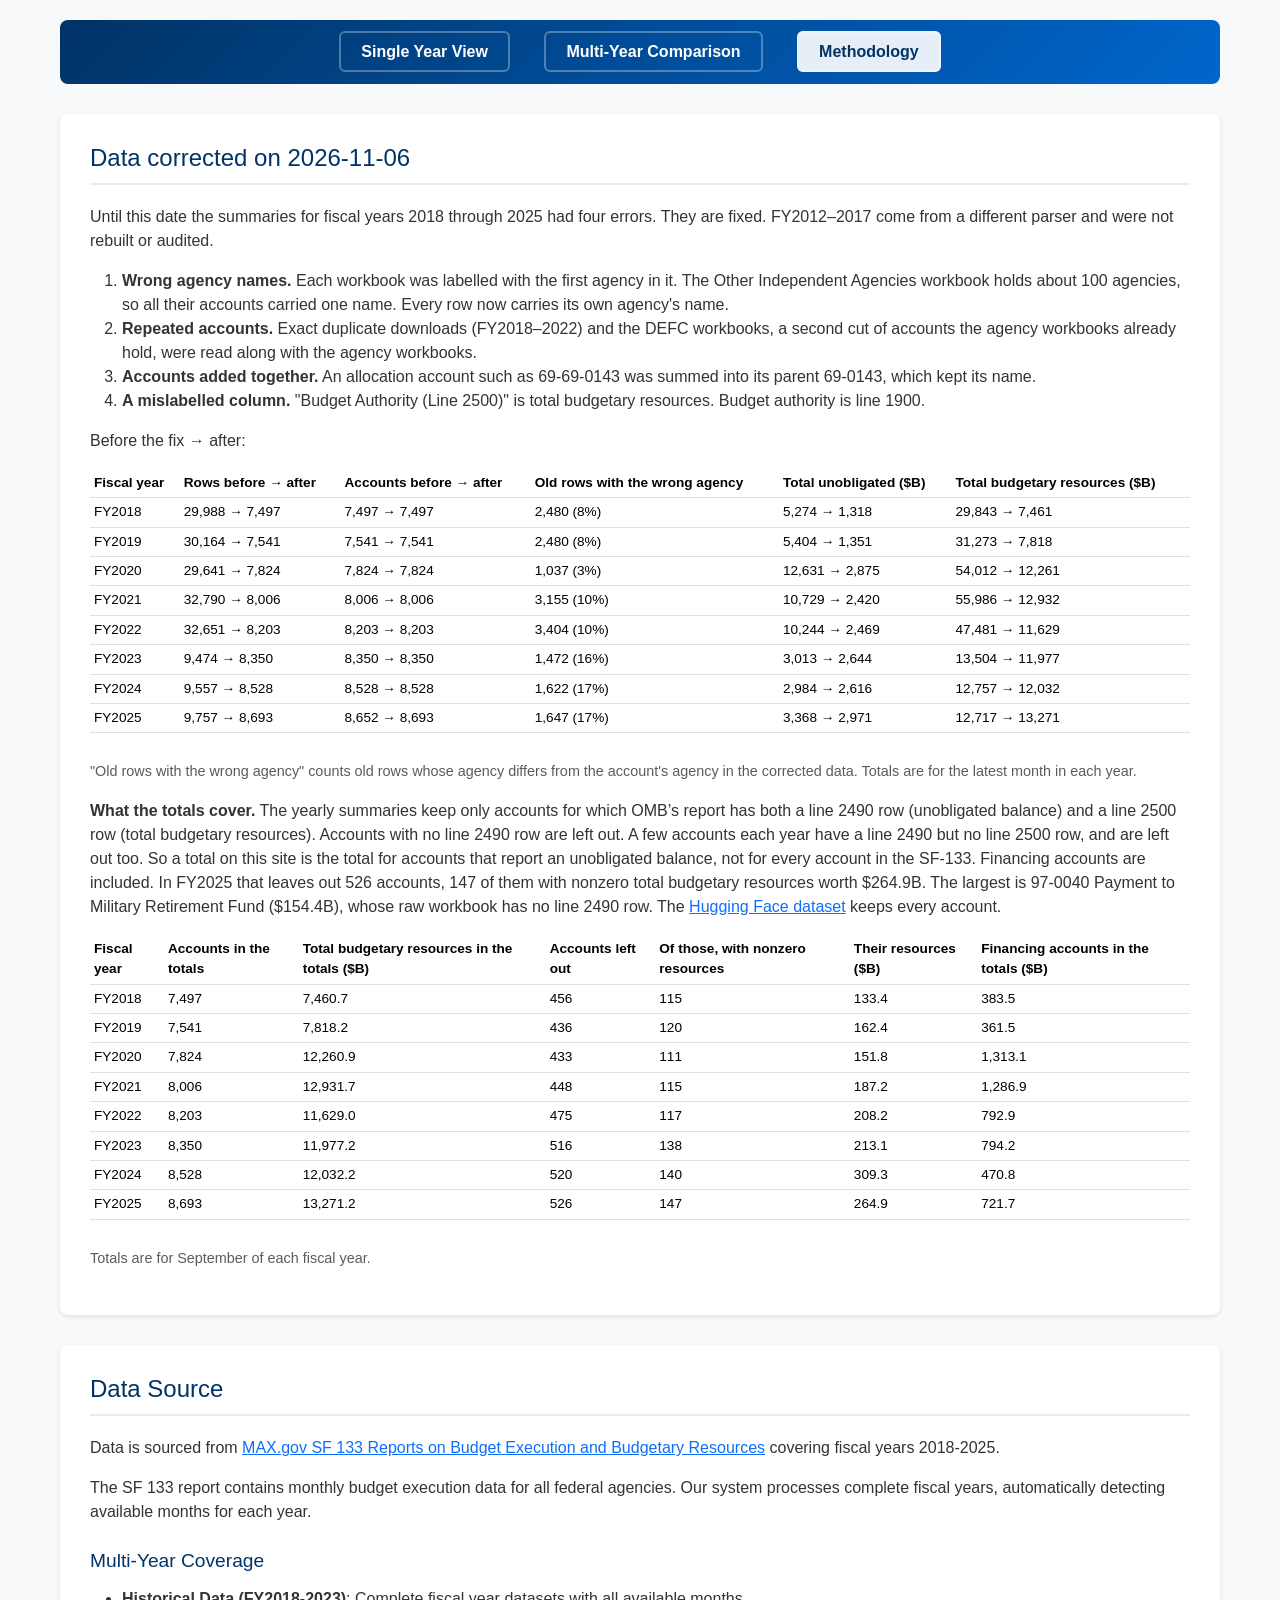
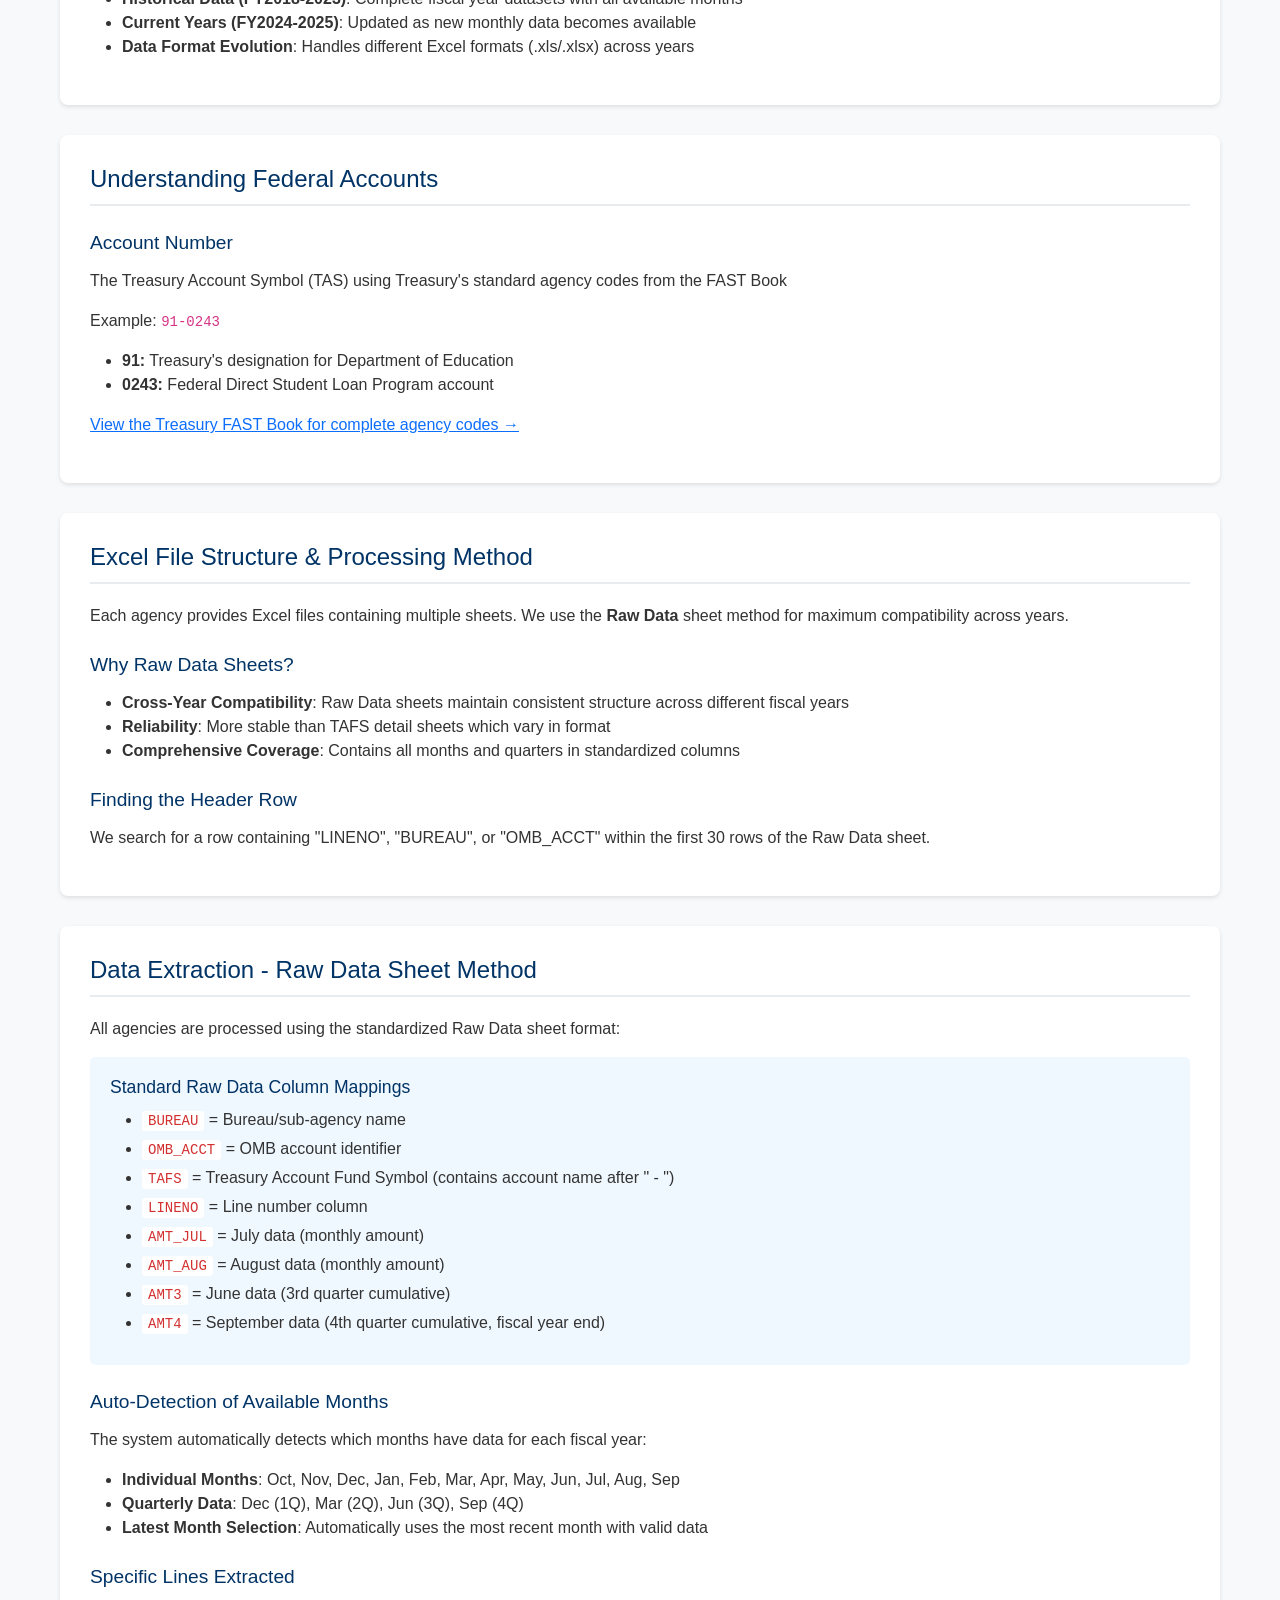
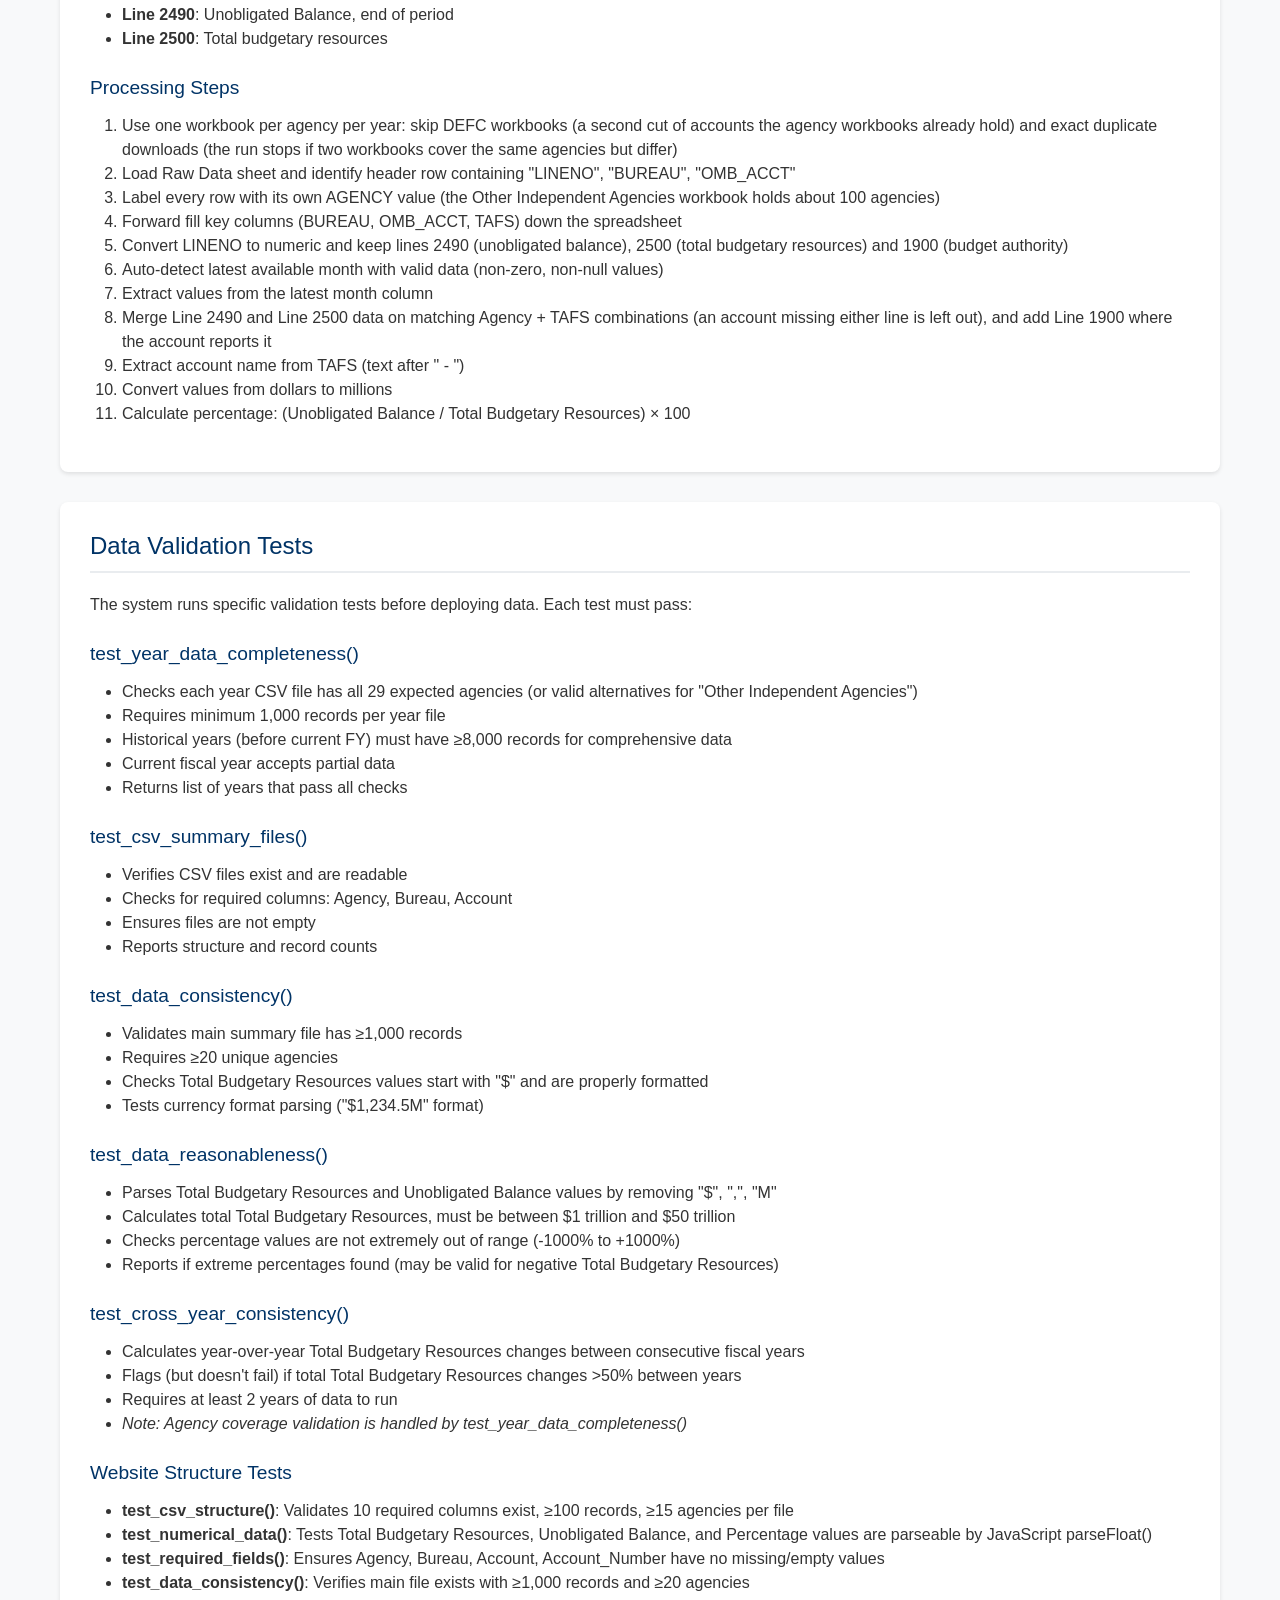
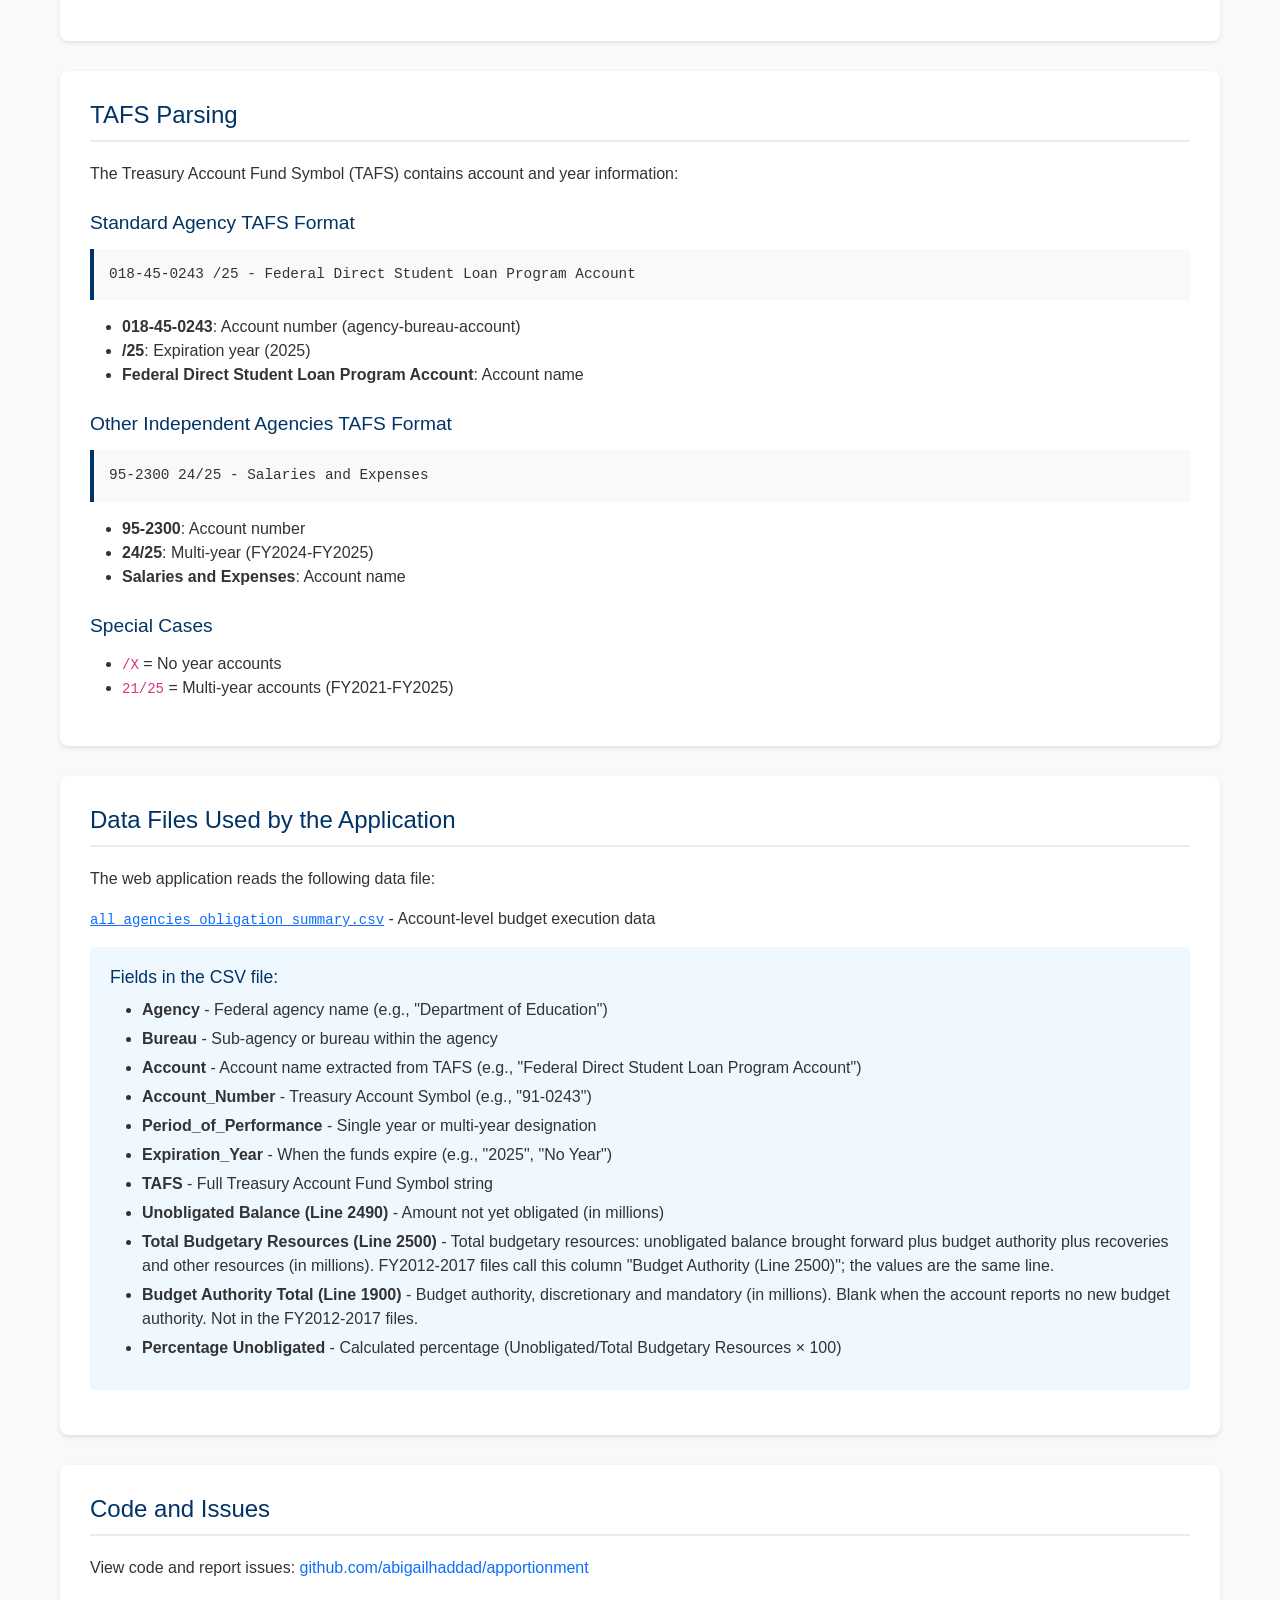
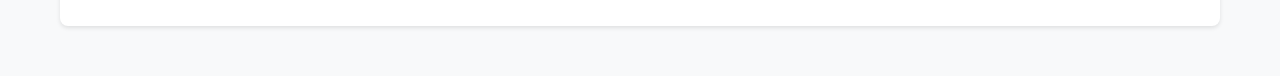
<file: methodology.html>
<!DOCTYPE html>
<html lang="en">
<head>
    <meta charset="UTF-8">
    <meta name="viewport" content="width=device-width, initial-scale=1.0">
    <title>Data Processing Methodology - Federal Agency SF 133</title>
    <link rel="stylesheet" href="https://cdn.jsdelivr.net/npm/bootstrap@5.3.0/dist/css/bootstrap.min.css">
    
    <style>
        body {
            font-family: -apple-system, BlinkMacSystemFont, 'Segoe UI', Roboto, sans-serif;
            background-color: #f8f9fa;
            color: #333;
        }
        
        .container {
            max-width: 1200px;
            margin: 0 auto;
            padding: 20px;
        }
        
        h1 {
            color: #003366;
            font-weight: 600;
            margin-bottom: 30px;
        }
        
        .methodology-section {
            background: white;
            padding: 30px;
            border-radius: 8px;
            box-shadow: 0 2px 4px rgba(0,0,0,0.1);
            margin-bottom: 30px;
        }
        
        h2 {
            color: #003366;
            font-size: 1.5rem;
            margin-bottom: 20px;
            border-bottom: 2px solid #e9ecef;
            padding-bottom: 10px;
        }
        
        h3 {
            color: #003366;
            font-size: 1.2rem;
            margin-top: 25px;
            margin-bottom: 15px;
        }
        
        .code-block {
            background: #f8f9fa;
            border-left: 4px solid #003366;
            padding: 15px;
            margin: 15px 0;
            font-family: 'Courier New', monospace;
            font-size: 0.9rem;
        }
        
        .field-mapping {
            background: #f0f8ff;
            padding: 20px;
            border-radius: 5px;
            margin: 15px 0;
        }
        
        .field-mapping h4 {
            color: #003366;
            font-size: 1.1rem;
            margin-bottom: 10px;
        }
        
        .field-mapping ul {
            margin: 10px 0;
        }
        
        .field-mapping li {
            margin: 5px 0;
        }
        
        .field-mapping code {
            background: white;
            padding: 2px 6px;
            border-radius: 3px;
            color: #d32f2f;
        }
        
        .nav-links {
            margin-bottom: 30px;
        }
        
        .nav-links a {
            color: #003366;
            text-decoration: none;
            font-weight: 500;
        }
        
        .nav-links a:hover {
            text-decoration: underline;
        }
        
        /* Navigation links styles */
        .navigation-links a:hover {
            background: rgba(255,255,255,0.2) !important;
            border-color: rgba(255,255,255,0.6) !important;
        }
    </style>
</head>
<body>
    <div class="container">
        <!-- Navigation Links -->
        <div class="navigation-links" style="background: linear-gradient(135deg, #003366, #0066cc); padding: 20px; border-radius: 8px; margin-bottom: 30px; text-align: center;">
            <a href="index.html" style="color: white; text-decoration: none; font-weight: 600; margin: 0 15px; padding: 10px 20px; border: 2px solid rgba(255,255,255,0.3); border-radius: 6px; transition: all 0.3s ease;">Single Year View</a>
            <a href="comparison.html" style="color: white; text-decoration: none; font-weight: 600; margin: 0 15px; padding: 10px 20px; border: 2px solid rgba(255,255,255,0.3); border-radius: 6px; transition: all 0.3s ease;">Multi-Year Comparison</a>
            <a href="methodology.html" style="color: rgba(255,255,255,0.9); background: rgba(255,255,255,0.9); color: #003366; text-decoration: none; font-weight: 600; margin: 0 15px; padding: 10px 20px; border: 2px solid rgba(255,255,255,0.3); border-radius: 6px; transition: all 0.3s ease;">Methodology</a>
        </div>
        
        <div class="methodology-section" id="data-corrected">
            <h2>Data corrected on 2026-11-06</h2>
            <p>Until this date the summaries for fiscal years 2018 through 2025 had four errors. They are fixed. FY2012&ndash;2017 come from a different parser and were not rebuilt or audited.</p>
            <ol>
                <li><strong>Wrong agency names.</strong> Each workbook was labelled with the first agency in it. The Other Independent Agencies workbook holds about 100 agencies, so all their accounts carried one name. Every row now carries its own agency's name.</li>
                <li><strong>Repeated accounts.</strong> Exact duplicate downloads (FY2018&ndash;2022) and the DEFC workbooks, a second cut of accounts the agency workbooks already hold, were read along with the agency workbooks.</li>
                <li><strong>Accounts added together.</strong> An allocation account such as 69-69-0143 was summed into its parent 69-0143, which kept its name.</li>
                <li><strong>A mislabelled column.</strong> "Budget Authority (Line 2500)" is total budgetary resources. Budget authority is line 1900.</li>
            </ol>
            <p>Before the fix &rarr; after:</p>
            <div style="overflow-x: auto; margin-bottom: 12px;">
            <table class="table table-sm" style="min-width: 640px; font-size: 0.85rem;"><thead><tr><th>Fiscal year</th><th>Rows before → after</th><th>Accounts before → after</th><th>Old rows with the wrong agency</th><th>Total unobligated ($B)</th><th>Total budgetary resources ($B)</th></tr></thead><tbody>
<tr><td>FY2018</td><td>29,988 → 7,497</td><td>7,497 → 7,497</td><td>2,480 (8%)</td><td>5,274 → 1,318</td><td>29,843 → 7,461</td></tr>
<tr><td>FY2019</td><td>30,164 → 7,541</td><td>7,541 → 7,541</td><td>2,480 (8%)</td><td>5,404 → 1,351</td><td>31,273 → 7,818</td></tr>
<tr><td>FY2020</td><td>29,641 → 7,824</td><td>7,824 → 7,824</td><td>1,037 (3%)</td><td>12,631 → 2,875</td><td>54,012 → 12,261</td></tr>
<tr><td>FY2021</td><td>32,790 → 8,006</td><td>8,006 → 8,006</td><td>3,155 (10%)</td><td>10,729 → 2,420</td><td>55,986 → 12,932</td></tr>
<tr><td>FY2022</td><td>32,651 → 8,203</td><td>8,203 → 8,203</td><td>3,404 (10%)</td><td>10,244 → 2,469</td><td>47,481 → 11,629</td></tr>
<tr><td>FY2023</td><td>9,474 → 8,350</td><td>8,350 → 8,350</td><td>1,472 (16%)</td><td>3,013 → 2,644</td><td>13,504 → 11,977</td></tr>
<tr><td>FY2024</td><td>9,557 → 8,528</td><td>8,528 → 8,528</td><td>1,622 (17%)</td><td>2,984 → 2,616</td><td>12,757 → 12,032</td></tr>
<tr><td>FY2025</td><td>9,757 → 8,693</td><td>8,652 → 8,693</td><td>1,647 (17%)</td><td>3,368 → 2,971</td><td>12,717 → 13,271</td></tr>
</tbody></table>
            </div>
            <p class="text-muted" style="font-size: 0.9rem;">"Old rows with the wrong agency" counts old rows whose agency differs from the account's agency in the corrected data. Totals are for the latest month in each year.</p>
            <p><strong>What the totals cover.</strong> The yearly summaries keep only accounts for which OMB&rsquo;s report has both a line 2490 row (unobligated balance) and a line 2500 row (total budgetary resources). Accounts with no line 2490 row are left out. A few accounts each year have a line 2490 but no line 2500 row, and are left out too. So a total on this site is the total for accounts that report an unobligated balance, not for every account in the SF-133. Financing accounts are included. In FY2025 that leaves out 526 accounts, 147 of them with nonzero total budgetary resources worth $264.9B. The largest is 97-0040 Payment to Military Retirement Fund ($154.4B), whose raw workbook has no line 2490 row. The <a href="https://huggingface.co/datasets/abigailhaddad/sf133-budget-execution">Hugging Face dataset</a> keeps every account.</p>
            <div style="overflow-x: auto; margin-bottom: 12px;">
            <table class="table table-sm" style="min-width: 720px; font-size: 0.85rem;"><thead><tr><th>Fiscal year</th><th>Accounts in the totals</th><th>Total budgetary resources in the totals ($B)</th><th>Accounts left out</th><th>Of those, with nonzero resources</th><th>Their resources ($B)</th><th>Financing accounts in the totals ($B)</th></tr></thead><tbody>
<tr><td>FY2018</td><td>7,497</td><td>7,460.7</td><td>456</td><td>115</td><td>133.4</td><td>383.5</td></tr>
<tr><td>FY2019</td><td>7,541</td><td>7,818.2</td><td>436</td><td>120</td><td>162.4</td><td>361.5</td></tr>
<tr><td>FY2020</td><td>7,824</td><td>12,260.9</td><td>433</td><td>111</td><td>151.8</td><td>1,313.1</td></tr>
<tr><td>FY2021</td><td>8,006</td><td>12,931.7</td><td>448</td><td>115</td><td>187.2</td><td>1,286.9</td></tr>
<tr><td>FY2022</td><td>8,203</td><td>11,629.0</td><td>475</td><td>117</td><td>208.2</td><td>792.9</td></tr>
<tr><td>FY2023</td><td>8,350</td><td>11,977.2</td><td>516</td><td>138</td><td>213.1</td><td>794.2</td></tr>
<tr><td>FY2024</td><td>8,528</td><td>12,032.2</td><td>520</td><td>140</td><td>309.3</td><td>470.8</td></tr>
<tr><td>FY2025</td><td>8,693</td><td>13,271.2</td><td>526</td><td>147</td><td>264.9</td><td>721.7</td></tr>
</tbody></table>
            </div>
            <p class="text-muted" style="font-size: 0.9rem;">Totals are for September of each fiscal year.</p>
        </div>
        
        <div class="methodology-section">
            <h2>Data Source</h2>
            <p>Data is sourced from <a href="https://portal.max.gov/portal/document/SF133/Budget/" target="_blank">MAX.gov SF 133 Reports on Budget Execution and Budgetary Resources</a> covering fiscal years 2018-2025.</p>
            <p>The SF 133 report contains monthly budget execution data for all federal agencies. Our system processes complete fiscal years, automatically detecting available months for each year.</p>
            
            <h3>Multi-Year Coverage</h3>
            <ul>
                <li><strong>Historical Data (FY2018-2023)</strong>: Complete fiscal year datasets with all available months</li>
                <li><strong>Current Years (FY2024-2025)</strong>: Updated as new monthly data becomes available</li>
                <li><strong>Data Format Evolution</strong>: Handles different Excel formats (.xls/.xlsx) across years</li>
            </ul>
        </div>
        
        <div class="methodology-section">
            <h2>Understanding Federal Accounts</h2>
            <div class="account-explanation">
                <h3>Account Number</h3>
                <p>The Treasury Account Symbol (TAS) using Treasury's standard agency codes from the FAST Book</p>
                <p class="example">Example: <code>91-0243</code></p>
                <ul>
                    <li><strong>91:</strong> Treasury's designation for Department of Education</li>
                    <li><strong>0243:</strong> Federal Direct Student Loan Program account</li>
                </ul>
                <p class="learn-more">
                    <a href="https://fiscal.treasury.gov/files/fast-book/Fastbook_March_2019.pdf" target="_blank">
                        View the Treasury FAST Book for complete agency codes →
                    </a>
                </p>
            </div>
        </div>
        
        <div class="methodology-section">
            <h2>Excel File Structure & Processing Method</h2>
            <p>Each agency provides Excel files containing multiple sheets. We use the <strong>Raw Data</strong> sheet method for maximum compatibility across years.</p>
            
            <h3>Why Raw Data Sheets?</h3>
            <ul>
                <li><strong>Cross-Year Compatibility</strong>: Raw Data sheets maintain consistent structure across different fiscal years</li>
                <li><strong>Reliability</strong>: More stable than TAFS detail sheets which vary in format</li>
                <li><strong>Comprehensive Coverage</strong>: Contains all months and quarters in standardized columns</li>
            </ul>
            
            <h3>Finding the Header Row</h3>
            <p>We search for a row containing "LINENO", "BUREAU", or "OMB_ACCT" within the first 30 rows of the Raw Data sheet.</p>
        </div>
        
        <div class="methodology-section">
            <h2>Data Extraction - Raw Data Sheet Method</h2>
            <p>All agencies are processed using the standardized Raw Data sheet format:</p>
            
            <div class="field-mapping">
                <h4>Standard Raw Data Column Mappings</h4>
                <ul>
                    <li><code>BUREAU</code> = Bureau/sub-agency name</li>
                    <li><code>OMB_ACCT</code> = OMB account identifier</li>
                    <li><code>TAFS</code> = Treasury Account Fund Symbol (contains account name after " - ")</li>
                    <li><code>LINENO</code> = Line number column</li>
                    <li><code>AMT_JUL</code> = July data (monthly amount)</li>
                    <li><code>AMT_AUG</code> = August data (monthly amount)</li>
                    <li><code>AMT3</code> = June data (3rd quarter cumulative)</li>
                    <li><code>AMT4</code> = September data (4th quarter cumulative, fiscal year end)</li>
                </ul>
            </div>
            
            <h3>Auto-Detection of Available Months</h3>
            <p>The system automatically detects which months have data for each fiscal year:</p>
            <ul>
                <li><strong>Individual Months</strong>: Oct, Nov, Dec, Jan, Feb, Mar, Apr, May, Jun, Jul, Aug, Sep</li>
                <li><strong>Quarterly Data</strong>: Dec (1Q), Mar (2Q), Jun (3Q), Sep (4Q)</li>
                <li><strong>Latest Month Selection</strong>: Automatically uses the most recent month with valid data</li>
            </ul>
            
            <h3>Specific Lines Extracted</h3>
            <ul>
                <li><strong>Line 2490</strong>: Unobligated Balance, end of period</li>
                <li><strong>Line 2500</strong>: Total budgetary resources</li>
            </ul>
            
            <h3>Processing Steps</h3>
            <ol>
                <li>Use one workbook per agency per year: skip DEFC workbooks (a second cut of accounts the agency workbooks already hold) and exact duplicate downloads (the run stops if two workbooks cover the same agencies but differ)</li>
                <li>Load Raw Data sheet and identify header row containing "LINENO", "BUREAU", "OMB_ACCT"</li>
                <li>Label every row with its own AGENCY value (the Other Independent Agencies workbook holds about 100 agencies)</li>
                <li>Forward fill key columns (BUREAU, OMB_ACCT, TAFS) down the spreadsheet</li>
                <li>Convert LINENO to numeric and keep lines 2490 (unobligated balance), 2500 (total budgetary resources) and 1900 (budget authority)</li>
                <li>Auto-detect latest available month with valid data (non-zero, non-null values)</li>
                <li>Extract values from the latest month column</li>
                <li>Merge Line 2490 and Line 2500 data on matching Agency + TAFS combinations (an account missing either line is left out), and add Line 1900 where the account reports it</li>
                <li>Extract account name from TAFS (text after " - ")</li>
                <li>Convert values from dollars to millions</li>
                <li>Calculate percentage: (Unobligated Balance / Total Budgetary Resources) × 100</li>
            </ol>
        </div>
        
        <div class="methodology-section">
            <h2>Data Validation Tests</h2>
            <p>The system runs specific validation tests before deploying data. Each test must pass:</p>
            
            <h3>test_year_data_completeness()</h3>
            <ul>
                <li>Checks each year CSV file has all 29 expected agencies (or valid alternatives for "Other Independent Agencies")</li>
                <li>Requires minimum 1,000 records per year file</li>
                <li>Historical years (before current FY) must have ≥8,000 records for comprehensive data</li>
                <li>Current fiscal year accepts partial data</li>
                <li>Returns list of years that pass all checks</li>
            </ul>
            
            <h3>test_csv_summary_files()</h3>
            <ul>
                <li>Verifies CSV files exist and are readable</li>
                <li>Checks for required columns: Agency, Bureau, Account</li>
                <li>Ensures files are not empty</li>
                <li>Reports structure and record counts</li>
            </ul>
            
            <h3>test_data_consistency()</h3>
            <ul>
                <li>Validates main summary file has ≥1,000 records</li>
                <li>Requires ≥20 unique agencies</li>
                <li>Checks Total Budgetary Resources values start with "$" and are properly formatted</li>
                <li>Tests currency format parsing ("$1,234.5M" format)</li>
            </ul>
            
            <h3>test_data_reasonableness()</h3>
            <ul>
                <li>Parses Total Budgetary Resources and Unobligated Balance values by removing "$", ",", "M"</li>
                <li>Calculates total Total Budgetary Resources, must be between $1 trillion and $50 trillion</li>
                <li>Checks percentage values are not extremely out of range (-1000% to +1000%)</li>
                <li>Reports if extreme percentages found (may be valid for negative Total Budgetary Resources)</li>
            </ul>
            
            <h3>test_cross_year_consistency()</h3>
            <ul>
                <li>Calculates year-over-year Total Budgetary Resources changes between consecutive fiscal years</li>
                <li>Flags (but doesn't fail) if total Total Budgetary Resources changes >50% between years</li>
                <li>Requires at least 2 years of data to run</li>
                <li><em>Note: Agency coverage validation is handled by test_year_data_completeness()</em></li>
            </ul>
            
            <h3>Website Structure Tests</h3>
            <ul>
                <li><strong>test_csv_structure()</strong>: Validates 10 required columns exist, ≥100 records, ≥15 agencies per file</li>
                <li><strong>test_numerical_data()</strong>: Tests Total Budgetary Resources, Unobligated Balance, and Percentage values are parseable by JavaScript parseFloat()</li>
                <li><strong>test_required_fields()</strong>: Ensures Agency, Bureau, Account, Account_Number have no missing/empty values</li>
                <li><strong>test_data_consistency()</strong>: Verifies main file exists with ≥1,000 records and ≥20 agencies</li>
            </ul>
        </div>
        
        <div class="methodology-section">
            <h2>TAFS Parsing</h2>
            <p>The Treasury Account Fund Symbol (TAFS) contains account and year information:</p>
            
            <h3>Standard Agency TAFS Format</h3>
            <div class="code-block">
                018-45-0243 /25 - Federal Direct Student Loan Program Account
            </div>
            <ul>
                <li><strong>018-45-0243</strong>: Account number (agency-bureau-account)</li>
                <li><strong>/25</strong>: Expiration year (2025)</li>
                <li><strong>Federal Direct Student Loan Program Account</strong>: Account name</li>
            </ul>
            
            <h3>Other Independent Agencies TAFS Format</h3>
            <div class="code-block">
                95-2300 24/25 - Salaries and Expenses
            </div>
            <ul>
                <li><strong>95-2300</strong>: Account number</li>
                <li><strong>24/25</strong>: Multi-year (FY2024-FY2025)</li>
                <li><strong>Salaries and Expenses</strong>: Account name</li>
            </ul>
            
            <h3>Special Cases</h3>
            <ul>
                <li><code>/X</code> = No year accounts</li>
                <li><code>21/25</code> = Multi-year accounts (FY2021-FY2025)</li>
            </ul>
        </div>
        
        
        <div class="methodology-section">
            <h2>Data Files Used by the Application</h2>
            <p>The web application reads the following data file:</p>
            
            <p><a href="https://raw.githubusercontent.com/abigailhaddad/apportionment/main/site/data/all_agencies_obligation_summary.csv" target="_blank"><code>all_agencies_obligation_summary.csv</code></a> - Account-level budget execution data</p>
            
            <div class="field-mapping">
                <h4>Fields in the CSV file:</h4>
                <ul>
                    <li><strong>Agency</strong> - Federal agency name (e.g., "Department of Education")</li>
                    <li><strong>Bureau</strong> - Sub-agency or bureau within the agency</li>
                    <li><strong>Account</strong> - Account name extracted from TAFS (e.g., "Federal Direct Student Loan Program Account")</li>
                    <li><strong>Account_Number</strong> - Treasury Account Symbol (e.g., "91-0243")</li>
                    <li><strong>Period_of_Performance</strong> - Single year or multi-year designation</li>
                    <li><strong>Expiration_Year</strong> - When the funds expire (e.g., "2025", "No Year")</li>
                    <li><strong>TAFS</strong> - Full Treasury Account Fund Symbol string</li>
                    <li><strong>Unobligated Balance (Line 2490)</strong> - Amount not yet obligated (in millions)</li>
                    <li><strong>Total Budgetary Resources (Line 2500)</strong> - Total budgetary resources: unobligated balance brought forward plus budget authority plus recoveries and other resources (in millions). FY2012-2017 files call this column "Budget Authority (Line 2500)"; the values are the same line.</li>
                    <li><strong>Budget Authority Total (Line 1900)</strong> - Budget authority, discretionary and mandatory (in millions). Blank when the account reports no new budget authority. Not in the FY2012-2017 files.</li>
                    <li><strong>Percentage Unobligated</strong> - Calculated percentage (Unobligated/Total Budgetary Resources × 100)</li>
                </ul>
            </div>
            
        </div>
        
        <div class="methodology-section">
            <h2>Code and Issues</h2>
            <p>View code and report issues: <a href="https://github.com/abigailhaddad/apportionment" target="_blank" class="text-decoration-none">github.com/abigailhaddad/apportionment</a></p>
        </div>
    </div>
</body>
</html>
</file>
